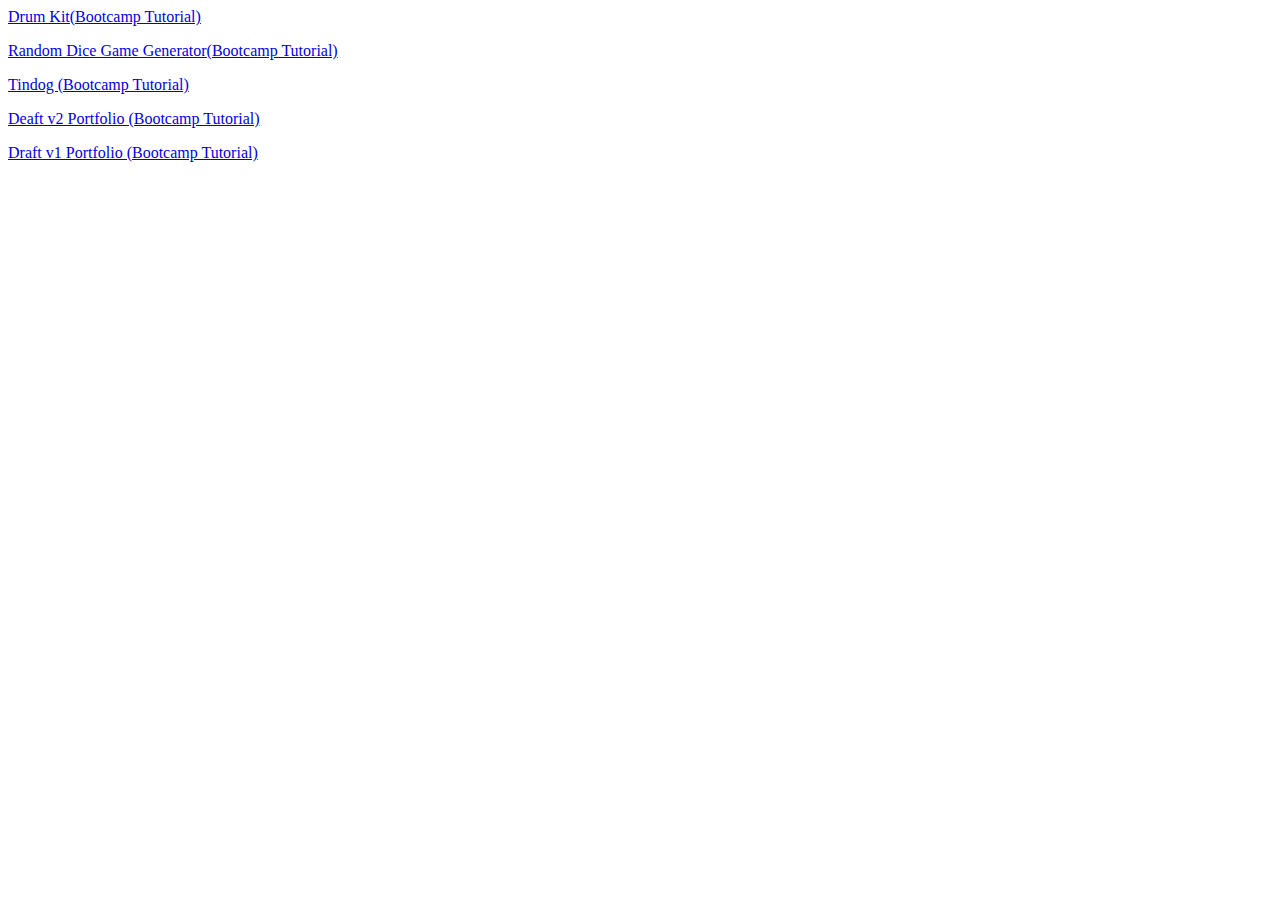
<file: index.html>
<!DOCTYPE html>
<!--[if lt IE 7]>      <html class="no-js lt-ie9 lt-ie8 lt-ie7"> <![endif]-->
<!--[if IE 7]>         <html class="no-js lt-ie9 lt-ie8"> <![endif]-->
<!--[if IE 8]>         <html class="no-js lt-ie9"> <![endif]-->
<!--[if gt IE 8]>      <html class="no-js"> <!--<![endif]-->
<html>
    <head>
        <meta charset="utf-8">
        <meta http-equiv="X-UA-Compatible" content="IE=edge">
        <title>Main Page</title>
        <meta name="description" content="">
        <meta name="viewport" content="width=device-width, initial-scale=1">
        <link rel="stylesheet" href="">
    </head>
    <body>
        <!--[if lt IE 7]>
            <p class="browsehappy">You are using an <strong>outdated</strong> browser. Please <a href="#">upgrade your browser</a> to improve your experience.</p>
        <![endif]-->

        <a href="Drum Kit/index.html">Drum Kit(Bootcamp Tutorial)</a>
        <p></p>        


        <a href="Dice Game/index.html">Random Dice Game Generator(Bootcamp Tutorial)</a>
        <p></p>        

        <a href="TinDog-Start-master/index.html"> Tindog (Bootcamp Tutorial)</a>
        <p></p>
        <a href="My Site/index.html">Deaft v2 Portfolio (Bootcamp Tutorial)</a>
     
        <p></p>
        <a href="PersonalSite/index.html">Draft v1 Portfolio (Bootcamp Tutorial)</a>


        
        <script src="" async defer></script>
    </body>
</html>
</file>
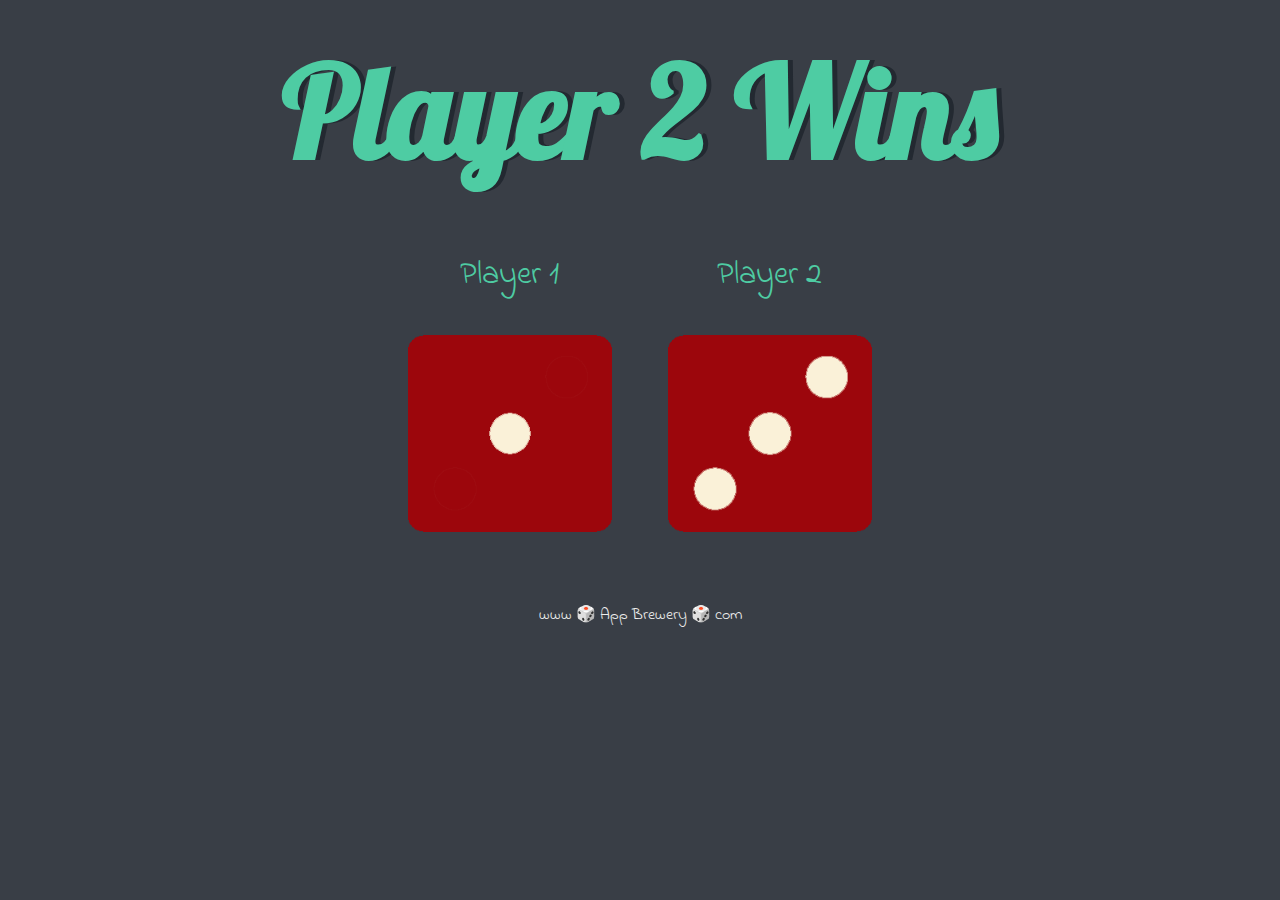
<file: Dice Game/index.html>
<!DOCTYPE html>
<html lang="en" dir="ltr">
  <head>
    <meta charset="utf-8">
    <title>Dicee</title>
    <link rel="stylesheet" href="styles.css">
    <link href="https://fonts.googleapis.com/css?family=Indie+Flower|Lobster" rel="stylesheet">

  </head>
  <body>

  

    <div class="container">
      <h1>Refresh Me</h1>

      <div class="dice">
        <p>Player 1</p>
        <img class="img1" id="image1" src="images/dice1.png">
      </div>

      <div class="dice">
        <p>Player 2</p>
        <img class="img2" id="image2" src="images/dice2.png">
      </div>

    </div>
  
    <script src="index.js" charset="utf-8"></script>
  
  </body>

  <footer>
    www 🎲 App Brewery 🎲 com
  </footer>
</html>
</file>
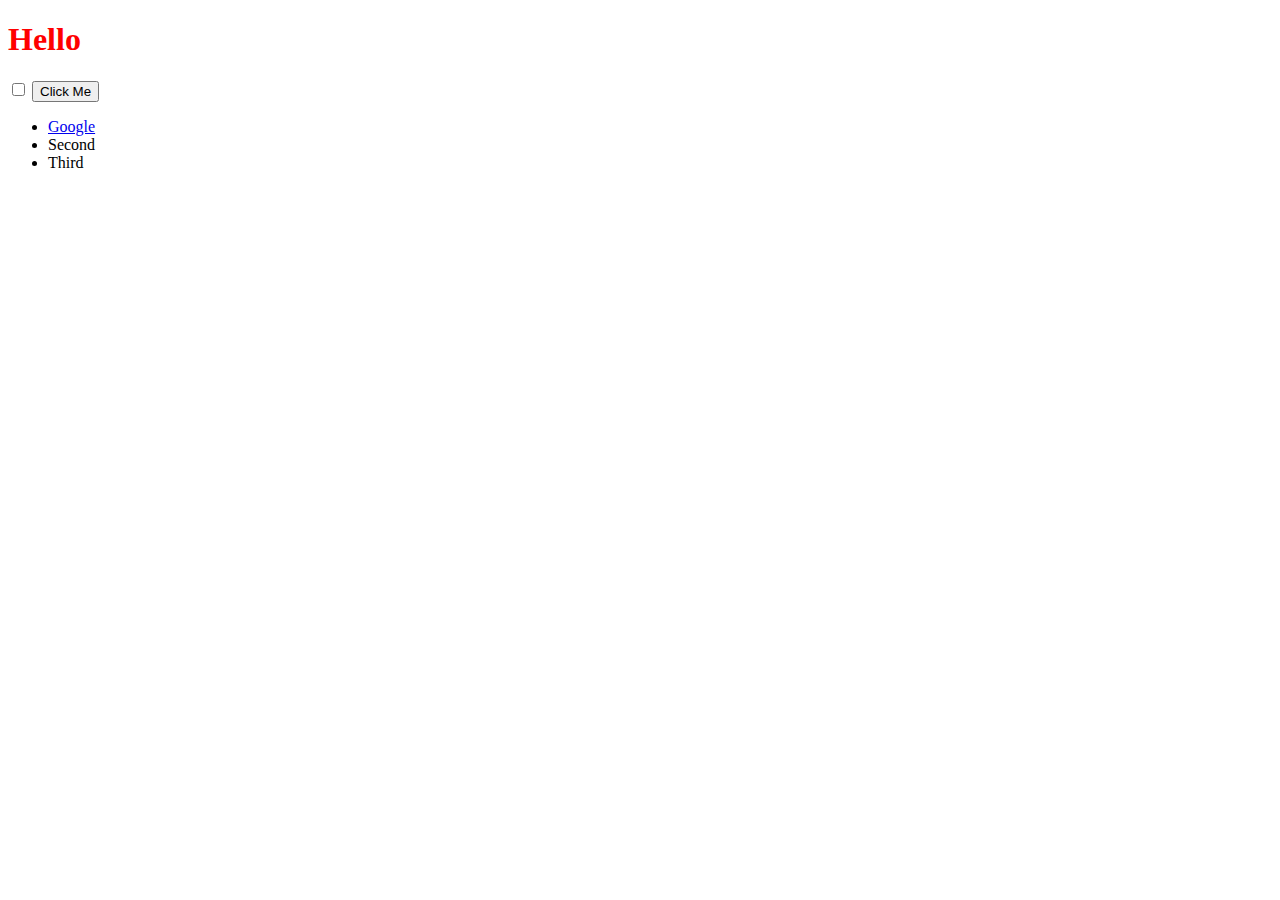
<file: DOM/index.html>
<!DOCTYPE html>
<html lang="en" dir="ltr">
  <head>
    <meta charset="utf-8">
    <title>My Website</title>
    <link rel="stylesheet" href="styles.css">

  </head>
  <body>

    <h1>Hello</h1>

    <input type="checkbox">

    <button style=":active color:red;">Click Me</button>

    <ul>
      <li class="list">
        <a href="https://www.google.com">Google</a>
      </li>
      <li class="list">Second</li>
      <li class="list">Third</li>
    </ul>

  </body>

</html>
</file>
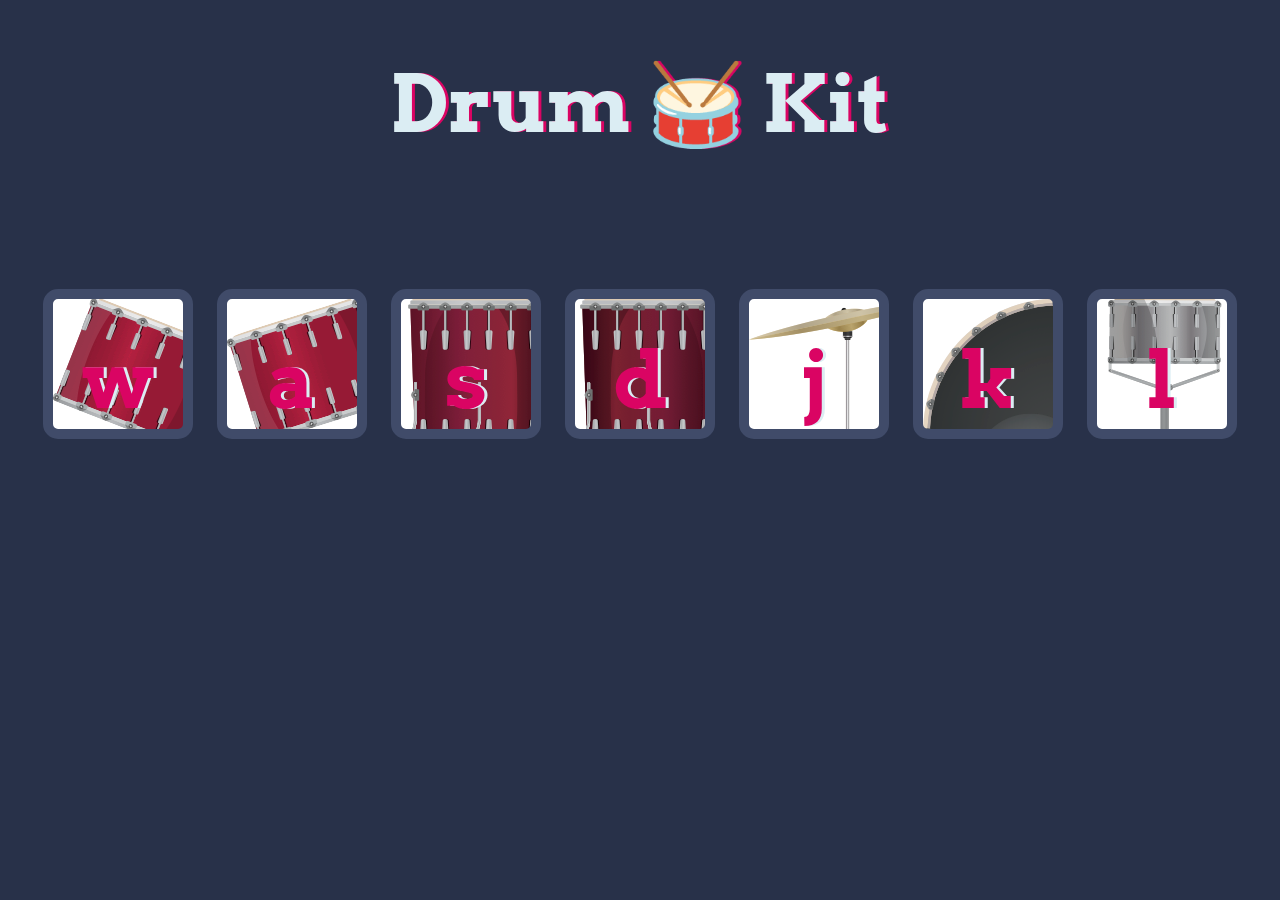
<file: Drum Kit/index.html>
<!DOCTYPE html>
<html lang="en" dir="ltr">

<head>
  <meta charset="utf-8">
  <title>Drum Kit</title>
  <link rel="stylesheet" href="styles.css">
  <link href="https://fonts.googleapis.com/css?family=Arvo" rel="stylesheet">
</head>

<body>

  <h1 id="title">Drum 🥁 Kit</h1>
  <div class="set">
    <button class="w drum">w</button>
    <button class="a drum">a</button>
    <button class="s drum">s</button>
    <button class="d drum">d</button>
    <button class="j drum">j</button>
    <button class="k drum">k</button>
    <button class="l drum">l</button>
  </div>



  <script src="index.js" charset="utf-8"></script>
  </body>

</html>
</file>
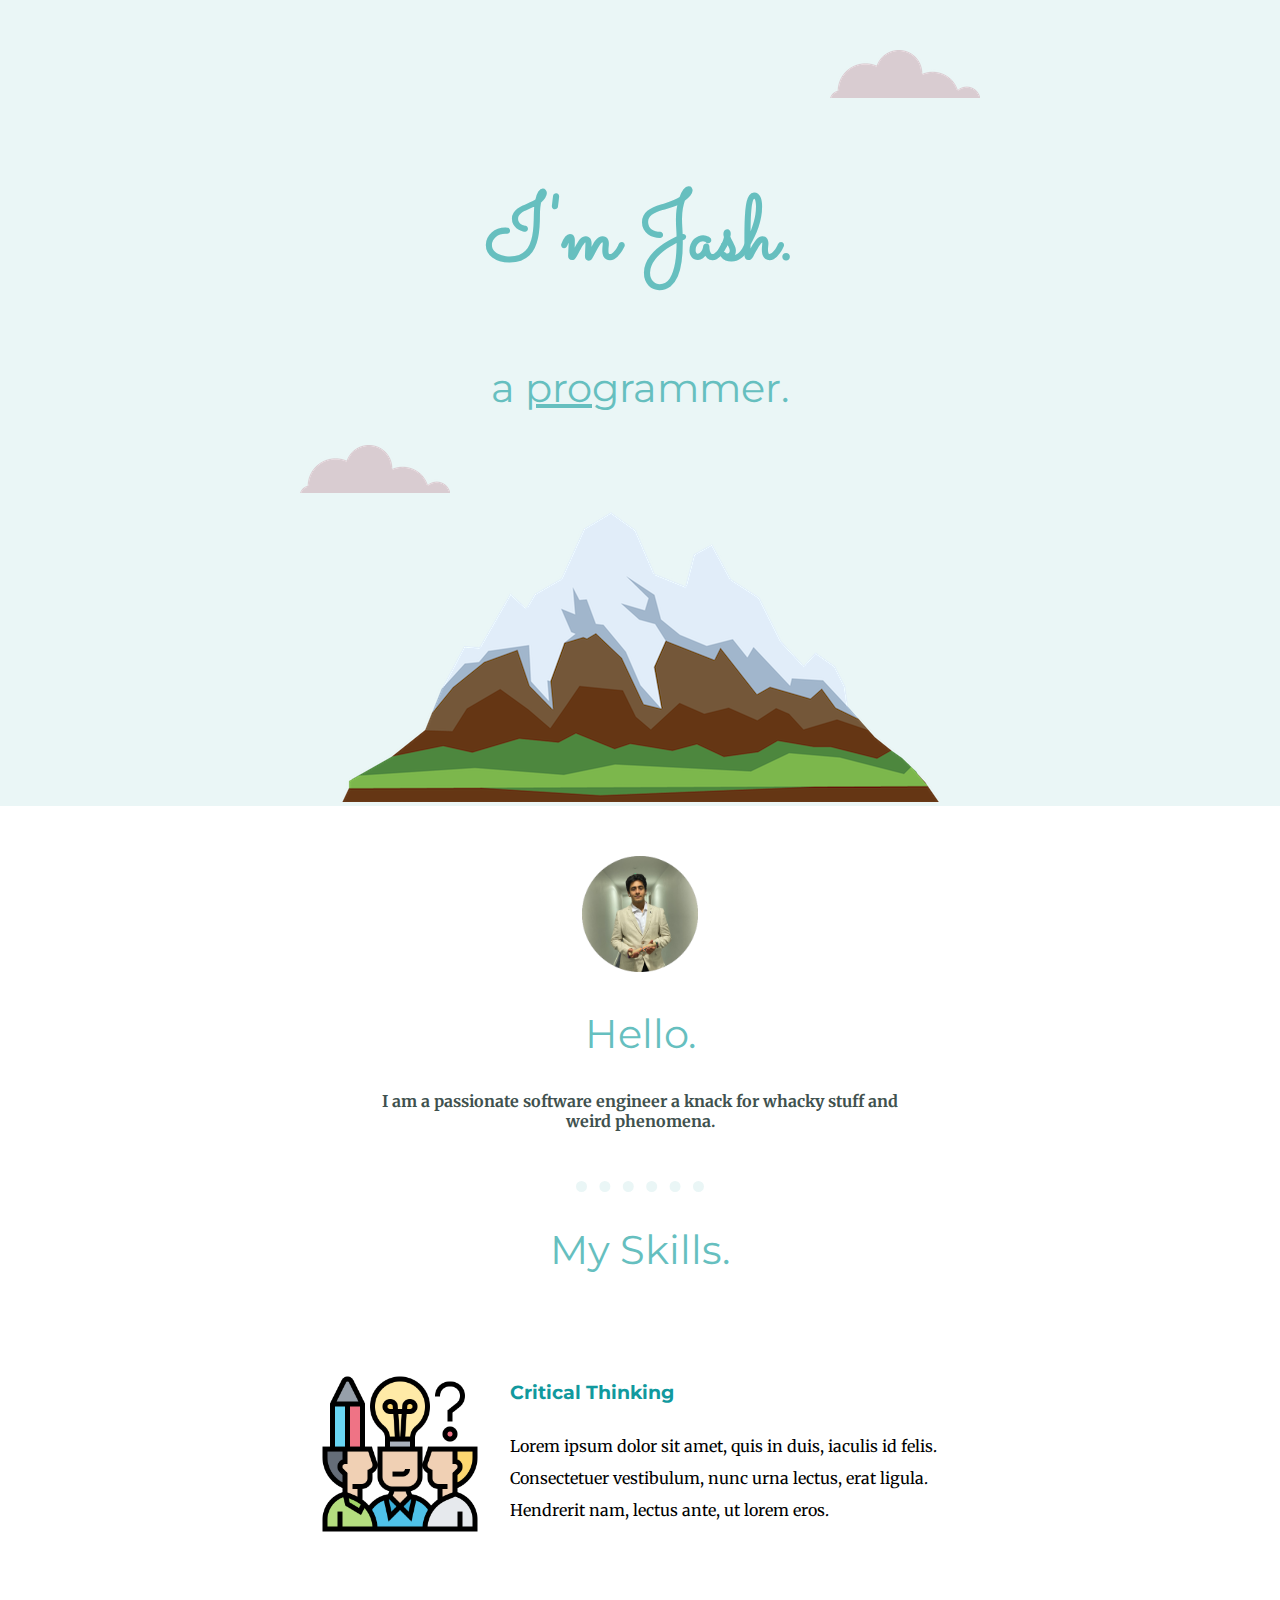
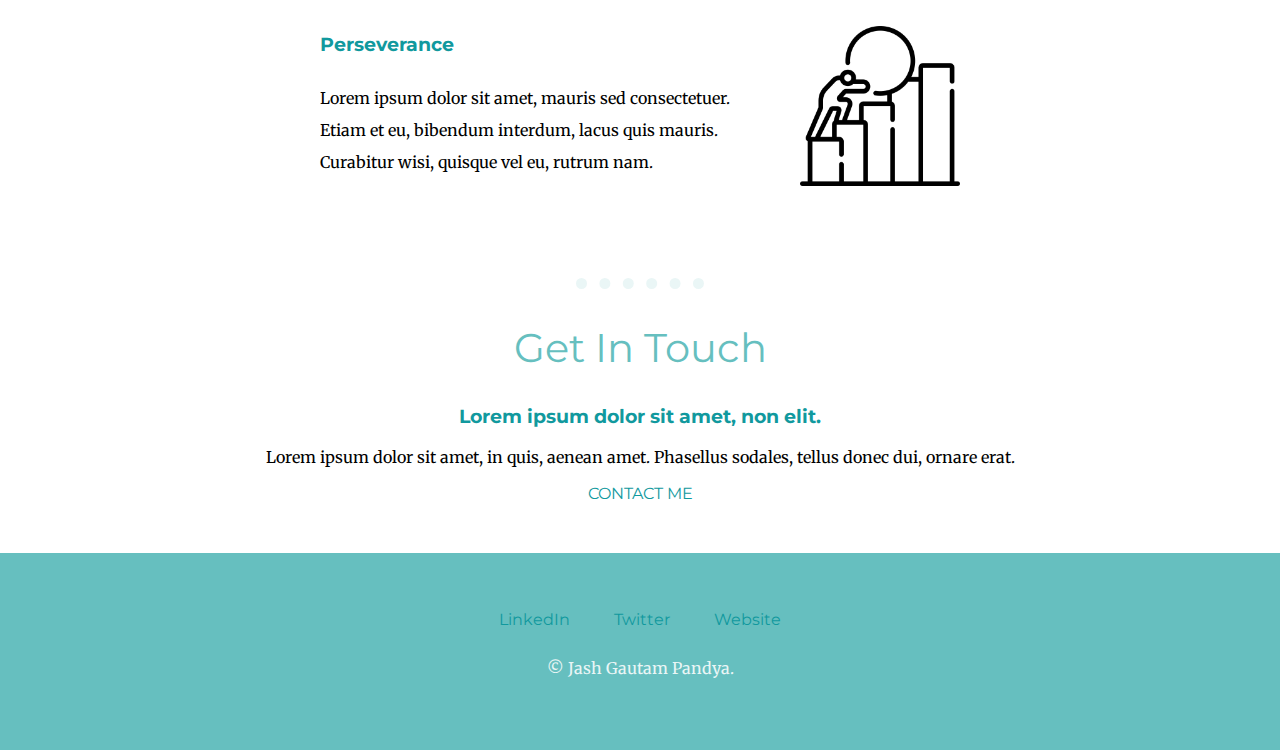
<file: My Site/index.html>
<!DOCTYPE html>
<html>
    <head>
        <meta charset="utf-8">
        <meta http-equiv="X-UA-Compatible">
        <title>Jash Pandya</title>
        <meta name="description" content="">
        <meta name="viewport" content="width=device-width, initial-scale=1">
        <link rel="shortcut icon" href="images/favicon.ico" type="image/x-icon">
        <link rel="preconnect" href="https://fonts.googleapis.com"><link rel="preconnect" href="https://fonts.gstatic.com" crossorigin><link href="https://fonts.googleapis.com/css2?family=Merriweather&family=Montserrat&family=Sacramento&display=swap" rel="stylesheet">
        <link rel="stylesheet" href="css/styles.css">
    </head>
    <body>
        <div class="top-container">
            <img class= "top-cloud"src="images/cloud.png" alt="Cloud Image">
            <h1>I'm Jash.</h1>
            <h2>a <span class="pro">pro</span>grammer.</h2>
            <img class= "bottom-cloud"src="images/cloud.png" alt="Cloud Image">
            <img src="images/mountain.png" alt="Mountain Image">
        </div>

        <div class="middle-container">
            <div class="profile">
              <img src="images/jash.png" alt="My Picture" class="profile-image">
              <h2>Hello.</h2>
              <p class="profile-text">I am a passionate software engineer a knack for whacky stuff and weird phenomena.</p>
            </div>
            <hr>
            <div class="skills">
              <h2>My Skills.</h2>
              <div class="skill-row">
                <img class="thinking-image" src="images/brainstorm.png" alt="Brain Image">
                <h3>Critical Thinking</h3>
                <p>Lorem ipsum dolor sit amet, quis in duis, iaculis id felis. Consectetuer vestibulum, nunc urna lectus, erat ligula. Hendrerit nam, lectus ante, ut lorem eros.</p>
              </div>
              <div class="skill-row">
                <img class="hardwork-image" src="images/struggle.png" alt="Struggle Image">
                <h3>Perseverance</h3>
                <p>Lorem ipsum dolor sit amet, mauris sed consectetuer. Etiam et eu, bibendum interdum, lacus quis mauris. Curabitur wisi, quisque vel eu, rutrum nam.</p>
              </div>
            </div>
            <hr>
            <div class="contact-me">
              <h2>Get In Touch</h2>
              <h3>Lorem ipsum dolor sit amet, non elit.</h3>
              <p>Lorem ipsum dolor sit amet, in quis, aenean amet. Phasellus sodales, tellus donec dui, ornare erat.</p>
              <a class="btn" href="mailto:name@email.com">CONTACT ME</a>
            </div>
          </div>
          
          
          <div class="bottom-container">
            <a class="footer-link" href="https://www.linkedin.com/">LinkedIn</a>
            <a class="footer-link" href="https://twitter.com/">Twitter</a>
            <a class="footer-link" href="https://www.appbrewery.co/">Website</a>
            <p class="copyright">© Jash Gautam Pandya.</p>
          </div>
          
        </div>
    </body>
</html>
</file>
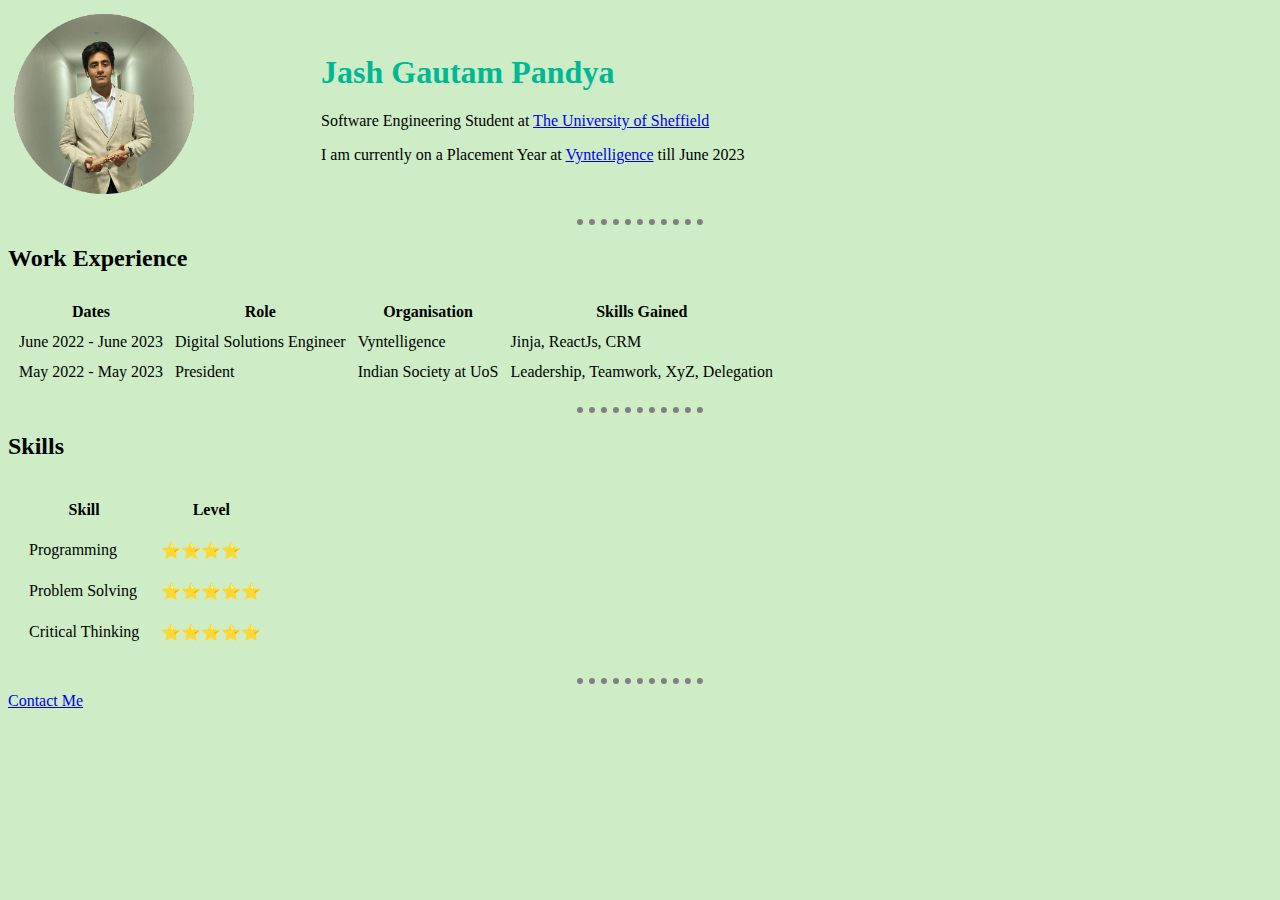
<file: PersonalSite/index.html>
<!DOCTYPE html>
<!--[if lt IE 7]>      <html class="no-js lt-ie9 lt-ie8 lt-ie7"> <![endif]-->
<!--[if IE 7]>         <html class="no-js lt-ie9 lt-ie8"> <![endif]-->
<!--[if IE 8]>         <html class="no-js lt-ie9"> <![endif]-->
<!--[if gt IE 8]>      <html class="no-js"> <!--<![endif]-->
<html lang="en">
    <head>
        <meta charset="utf-8">
        <meta http-equiv="X-UA-Compatible">
        <title>Jash's Personal Site</title>
        <meta name="description" content="">
        <meta name="viewport" content="width=device-width, initial-scale=1">
        <link rel="stylesheet" href="css/style.css">

    </head>
    <body>
        <table cellspacing="5">
            <tr>
                <td><img src="images/jash.png" alt="Jash Profile Picture" width="60%"></td>
                <td><h1>Jash Gautam Pandya</h1>
                <p>Software Engineering Student at <a href="https://www.sheffield.ac.uk">The University of Sheffield</a></p>
                <p>I am currently on a Placement Year at <a href="https://www.vyntelligence.com">Vyntelligence</a> till June 2023</p>
                </td>
            </tr>
        </table>
        <hr>
        <h2>Work Experience</h2> 
        <table cellspacing="10">
            <thead>
                <th>Dates</th>
                <th>Role</th>
                <th>Organisation</th>
                <th>Skills Gained</th>
            </thead>
            <tr>
                <td>June 2022 - June 2023</td>
                <td>Digital Solutions Engineer</td>
                <td>Vyntelligence</td>
                <td>Jinja, ReactJs, CRM</td>
            </tr>
            <tr>
                <td>May 2022 - May 2023</td>
                <td>President</td>
                <td>Indian Society at UoS</td>
                <td>Leadership, Teamwork, XyZ, Delegation</td>
            </tr>
            
        </table>
        <hr>
        <h2>Skills</h2>
        <table cellspacing="20">
            <thead>
                <th>Skill</th>
                <th>Level</th>
            </thead>
            <tr>
                <td>Programming</td>
                <td>⭐️⭐️⭐️⭐️</td>
            </tr>
            <tr>
                <td>Problem Solving</td>
                <td>⭐️⭐️⭐️⭐️⭐️</td>
            </tr>
            <tr>
                <td>Critical Thinking</td>
                <td>⭐️⭐️⭐️⭐️⭐️</td>
            </tr>
        </table>
        <hr>

        <a href="contact-me.html">Contact Me</a>
    </body>
</html>
</file>
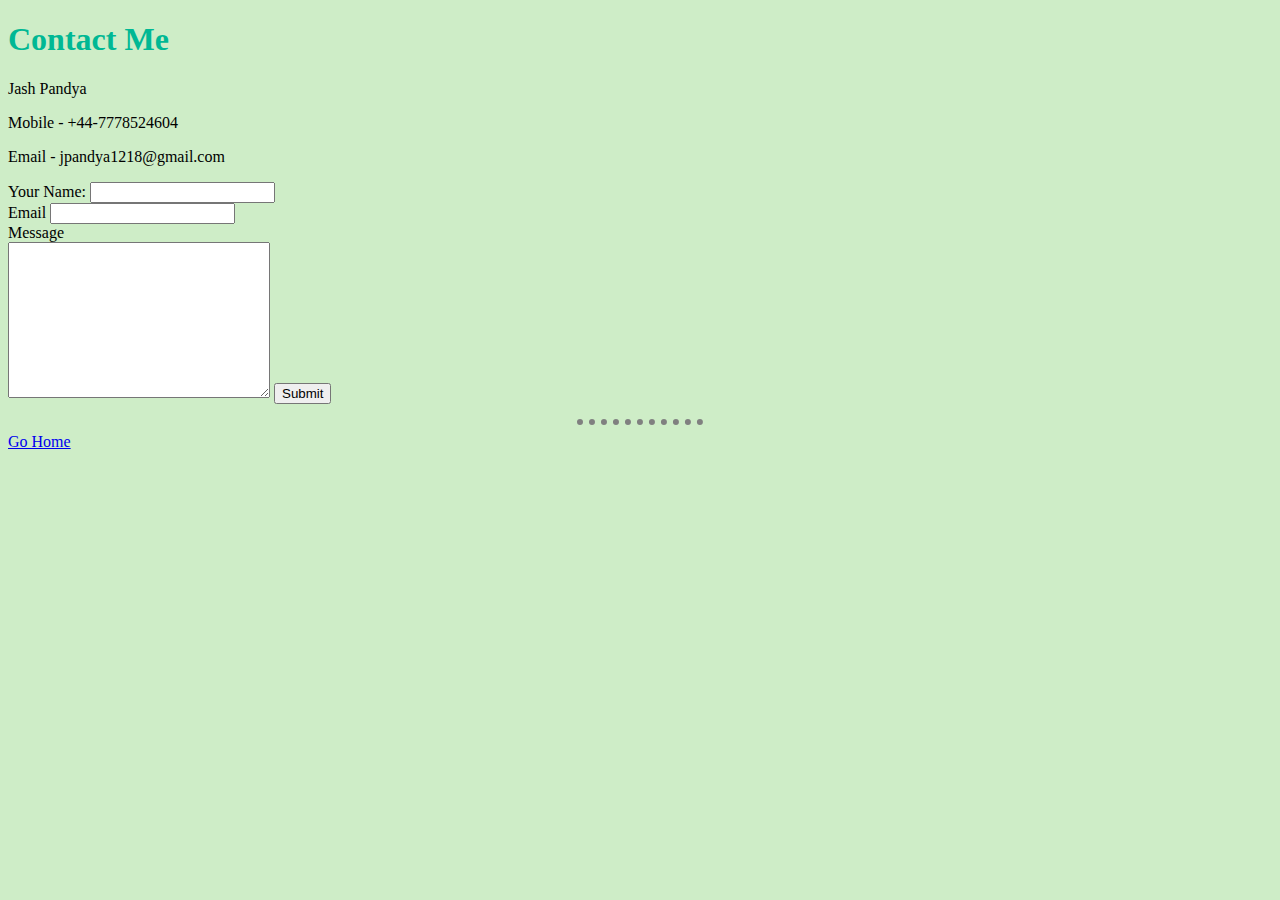
<file: PersonalSite/contact-me.html>
<!DOCTYPE html>
<html>
    <head>
        <meta charset="utf-8">
        <meta http-equiv="X-UA-Compatible">
        <title></title>
        <meta name="description" content="">
        <meta name="viewport" content="width=device-width, initial-scale=1">
        <link rel="stylesheet" href="css/style.css">
    </head>
    <body>
        <h1>Contact Me</h1>
        <p>Jash Pandya</p>
        <p>Mobile - +44-7778524604</p>
        <p>Email - jpandya1218@gmail.com</p>
        
        <form action="mailto:jpandya1218@gmail.com" method="post" enctype="text/plain">
            <label >Your Name: </label>
            <input type="text" name="YourName"><br>
            <label >Email</label>
            <input type="email" name="YourEmail"><br>
            <label >Message</label><br>
            <textarea id="" cols="30" rows="10"></textarea>
            <input type="submit">

        </form>

    <hr>
        <a href="index.html">Go Home</a>
    </body>
</html>
</file>
<file: Dice Game/styles.css>
.container {
  width: 70%;
  margin: auto;
  text-align: center;
}

.dice {
  text-align: center;
  display: inline-block;

}

body {
  background-color: #393E46;
}

h1 {
  margin: 30px;
  font-family: 'Lobster', cursive;
  text-shadow: 5px 0 #232931;
  font-size: 8rem;
  color: #4ECCA3;
}

p {
  font-size: 2rem;
  color: #4ECCA3;
  font-family: 'Indie Flower', cursive;
}

img {
  width: 80%;
}

footer {
  margin-top: 5%;
  color: #EEEEEE;
  text-align: center;
  font-family: 'Indie Flower', cursive;

}
</file>
<file: DOM/styles.css>
h1 {
  color: red;
}
</file>
<file: Drum Kit/styles.css>
body {
  text-align: center;
  background-color: #283149;
}

h1 {
  font-size: 5rem;
  color: #DBEDF3;
  font-family: "Arvo", cursive;
  text-shadow: 3px 0 #DA0463;

}


.w {
  background-image: url("images/tom1.png");
}

.a {
  background-image: url("images/tom2.png");
}

.s {
  background-image: url("images/tom3.png");
}

.d {
  background-image: url("images/tom4.png");
}

.j {
  background-image: url("images/crash.png");
}

.k {
  background-image: url("images/kick.png");
}

.l {
  background-image: url("images/snare.png");
}

.set {
  margin: 10% auto;
}

.game-over {
  background-color: red;
  opacity: 0.8;
}

.pressed {
  box-shadow: 0 3px 4px 0 #DBEDF3;
  opacity: 0.5;
}

.red {
  color: red;
}

.drum {
  outline: none;
  border: 10px solid #404B69;
  font-size: 5rem;
  font-family: 'Arvo', cursive;
  line-height: 2;
  font-weight: 900;
  color: #DA0463;
  text-shadow: 3px 0 #DBEDF3;
  border-radius: 15px;
  display: inline-block;
  width: 150px;
  height: 150px;
  text-align: center;
  margin: 10px;
  background-color: white;
}
</file>
<file: My Site/css/styles.css>
body {
  margin: 0;
  text-align: center;
  font-family: "Merriweather", serif;
}

.top-container {
  background-color: #EAF6F6;
  margin: 0;
  position: relative;
  padding-top: 100px;
}

.top-cloud {
  position: absolute;
  right: 300px;
  top: 50px;
}

.bottom-cloud {
  position: absolute;
  left: 300px;
}

h1 {
  font-family: "Sacramento", cursive;
  font-size: 5.625em;
  margin: 50px auto 0 auto;
  font-weight: bold;
  color: #66BFBF;
  line-height: 2;
}

hr {
    border-style: dotted none none;
    border-width: 0.7em;
    border-color: #EAF6F6;
    margin: 20px auto;
    width: 10%;
}


h2 {
  font-family: "Montserrat", sans-serif;
  font-size: 2.5rem;
  font-weight: normal;
  color: #66BFBF;
}

h3 {
  font-family: "Montserrat", sans-serif;
  color: #11999E;

}

a {
    color: #11999E;
    font-family: "Montserrat", sans-serif;
    text-decoration: none;
}

a:hover {
    color: #EAF6F6;
}

.pro {
    text-decoration: underline;
}

.profile {
    margin-top: 50px;
    color: #40514E;
    width: 60%;
    margin: 50px auto ;
}


.profile-image {
    width: 15%;
}

.profile-text {
    width: 70%;
    margin: 0 auto 50px auto;
    font-family: 'Merriweather', serif;
    font-weight: bold;
}



.thinking-image {
    width: 25%;
    float: left;
    margin-right: 30px;
}

.hardwork-image {
    width: 25%;
    float: right;
    margin-left: 30px;
}


.skills {

}

.skill-row {
    width: 50%;
    margin: 100px auto 100px auto;
    text-align: left;
    line-height: 2;
}

.copyright {
    color: #EAF6F6;
}

.middle-container {
    margin-bottom: 50px;
}

.bottom-container {
    background-color: #66BFBF;
    padding: 50px;
    line-height: 2;
}


.footer-link {
    color: #11999E;
    font-family: "Montserrat", sans-serif;
    margin: 30px 20px;
}




p {
}
</file>
<file: PersonalSite/css/style.css>
body {
    background-color: #CEEDC7;
}
hr {
    border-style: dotted none none;
    border-width: 0.4em;
    border-color: grey;
    margin-top: 15px;
    width: 10%;
}

h1 {
    color: #00b894;
}
</file>
